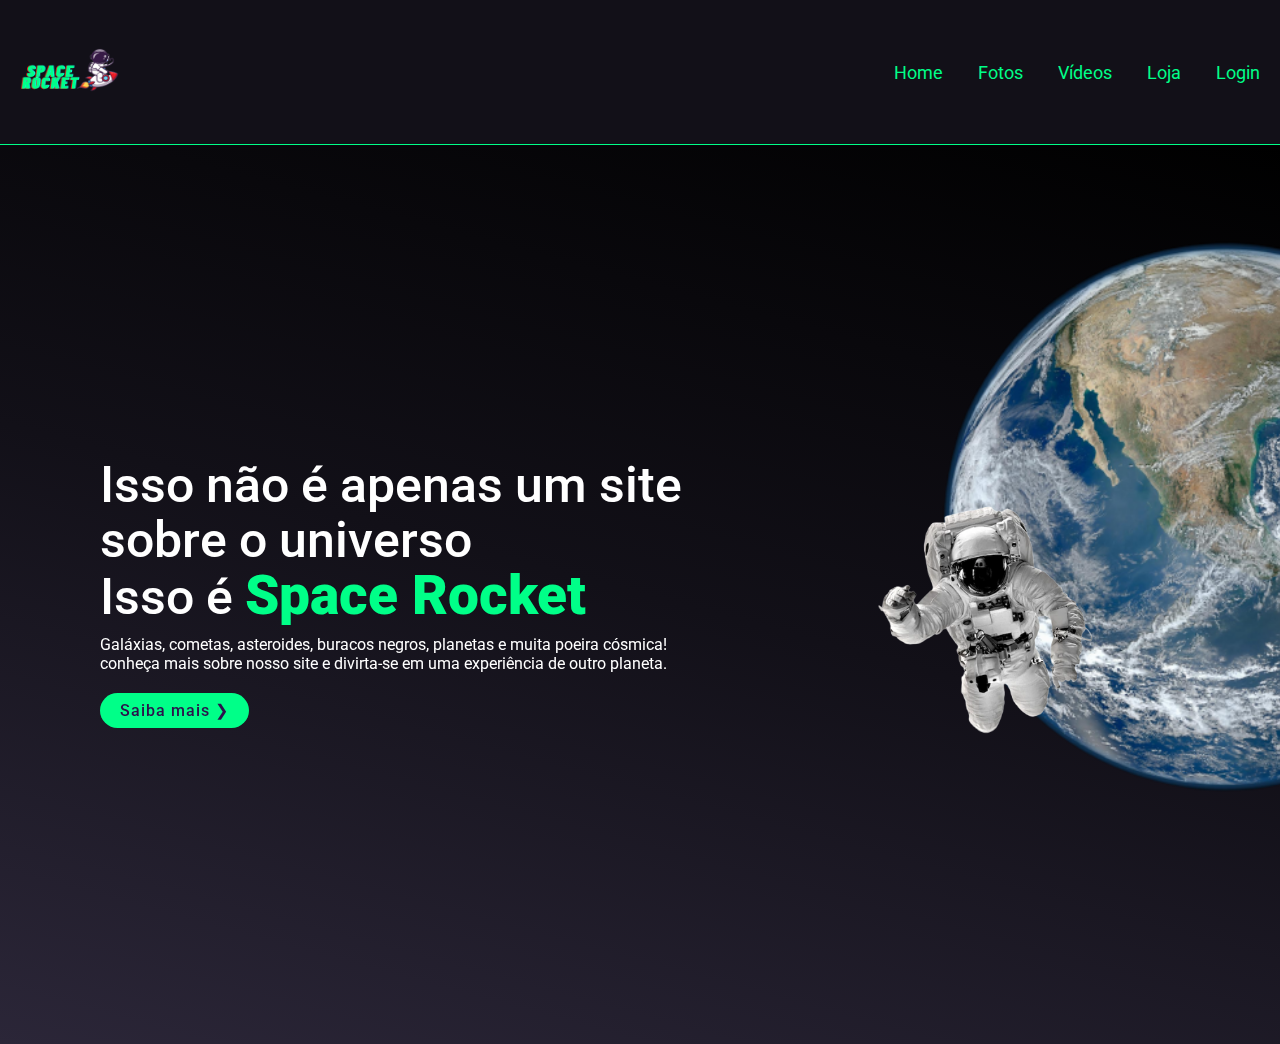
<file: index.html>
<!DOCTYPE html>
<html lang="pt-br">
<head>
    <meta charset="UTF-8">
    <meta http-equiv="X-UA-Compatible" content="IE=edge">
    <meta name="viewport" content="width=device-width, initial-scale=1.0">
    <link rel="stylesheet" href="css/style.css">
    <link rel="shortcut icon" href="imagens/logo.png" type="image/x-icon">
    <title>Projeto Space</title>
</head>
<body>

   
    <div class="circulo"></div>
    <header class="cabecalho">

        <a href="index.html" ><img src="imagens/spacerocketlogo.png" alt="astronautalogo" class="cabecalho-logo">
        
        <nav class="cabecalho-menu-nav">
            <a class="cabecalho-menu" href="internas/home.html">Home</a>
            <a class="cabecalho-menu" href="internas/fotos.html">Fotos</a>
            <a class="cabecalho-menu" href="internas/videos.html">Vídeos</a>
            <a class="cabecalho-menu" href="internas/loja.html">Loja</a>
            <a class="cabecalho-menu" href="internas/login.html">Login</a>
        </nav>

    </header>
    <section>
        <div class="terra">
            <img src="imagens/Terra.png" alt="terra" class="terra">
        </div>
    <main class="conteudo">
        <div class="content">
            <div class="textbox">
                <h2>Isso não é apenas um site sobre o universo<br>Isso é <span>Space Rocket</span></h2>
                <p>Galáxias, cometas, asteroides, buracos negros, planetas e muita poeira cósmica!<br> 
                conheça mais sobre nosso site e divirta-se em uma experiência de outro planeta.
                </p>
                <a href="internas/home.html">Saiba mais</a>
            </div>

            <div class="imgbox">
                    <img src="imagens/astronautacapa-removebg-preview.png" alt="astronauta" class="astronauta">
            </div>
            
        </div>
    </main>
    </section>
        
   
    </div>

 
       
</body>
</html>
</file>
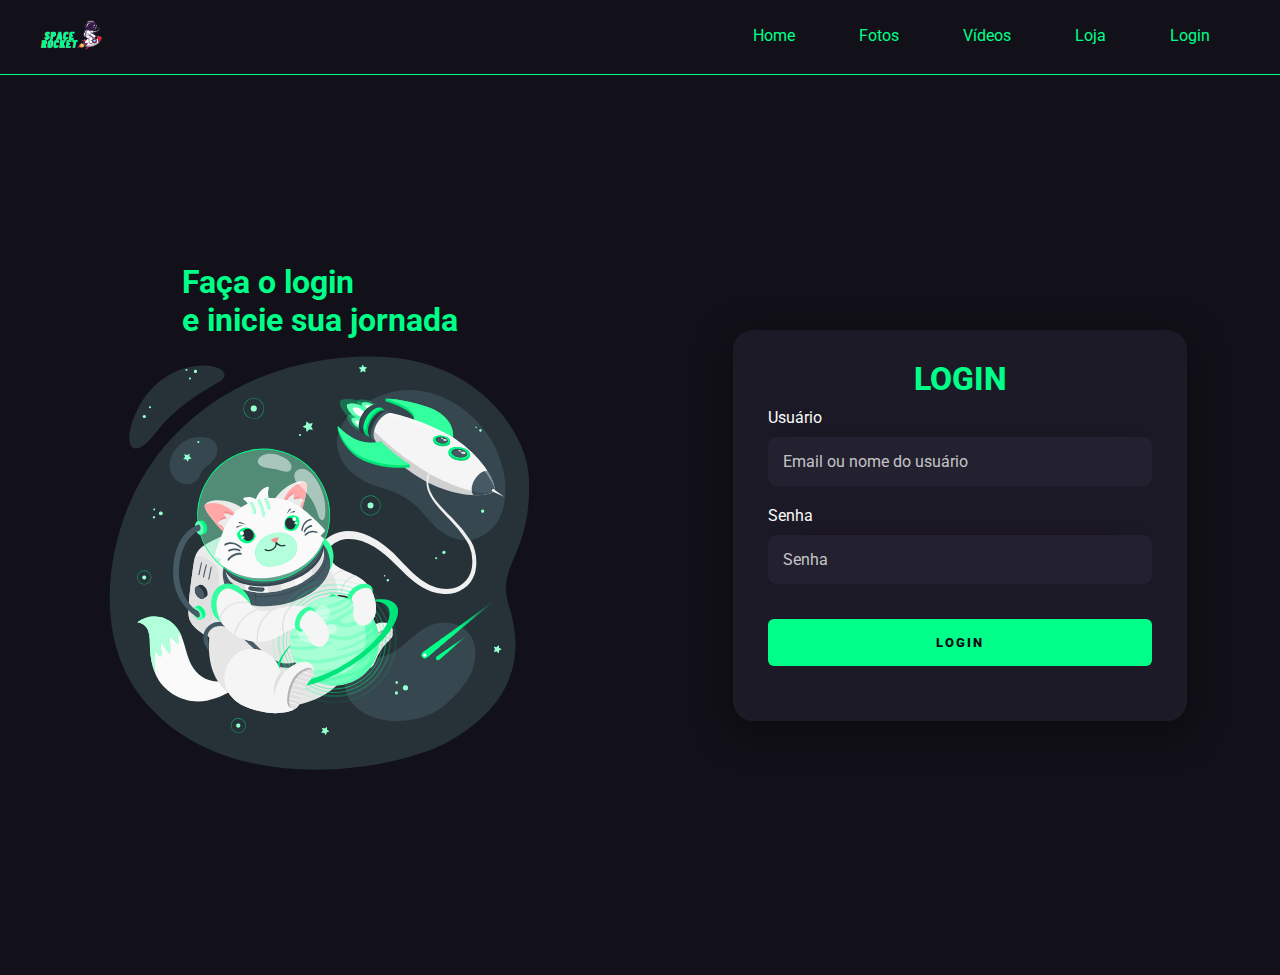
<file: internas/login.html>
<!DOCTYPE html>
<html lang="pt-br">
<head>
    <meta charset="UTF-8">
    <meta http-equiv="X-UA-Compatible" content="IE=edge">
    <meta name="viewport" content="width=device-width, initial-scale=1.0">
    <link rel="stylesheet" href="../css/stylelogin.css">
    <link rel="shortcut icon" href="../imagens/logo.png" type="image/x-icon">

    <title>Login</title>
</head>
<body>
    
   <!-- <div class="voltar"> -->
        <!-- <a href="../index.html">Voltar</a> -->
   <!-- </div> -->

   <header id="cabecalho">
    <div class="container">
       <a href="../index.html"><img src="../imagens/spacerocketlogo.png" id="logo"></a> 
        <nav>
            <ul>
                <li><a href="home.html">Home</a></li>
                <li><a href="fotos.html">Fotos</a></li>
                <li><a href="videos.html">Vídeos</a></li>
                <li><a href="loja.html">Loja</a></li>
                <li><a href="login.html">Login</a></li>
            </ul>
        </nav>
    </div>

    </header>

    <div class="main-login">
        <div class="esquerda">
            <h1>Faça o login<br> e inicie sua jornada</h1>
            <img src="../svg/gatoastronauta.svg" alt="imagem-login" class="img-login">
        </div>
        <div class="direita">
            <div class="card-login">
                <h1>LOGIN</h1>
                <div class="juntar">
                    <label for="usuario">Usuário</label>
                    <input type="text" name="usuario" placeholder="Email ou nome do usuário">
                </div>
                <div class="juntar">
                    <label for="senha">Senha</label>
                    <input type="password" name="senha" placeholder="Senha">
                </div>
                <button class="botao-login">LOGIN</button>
            </div>
        </div>
    </div>
</body>
</html>
</file>
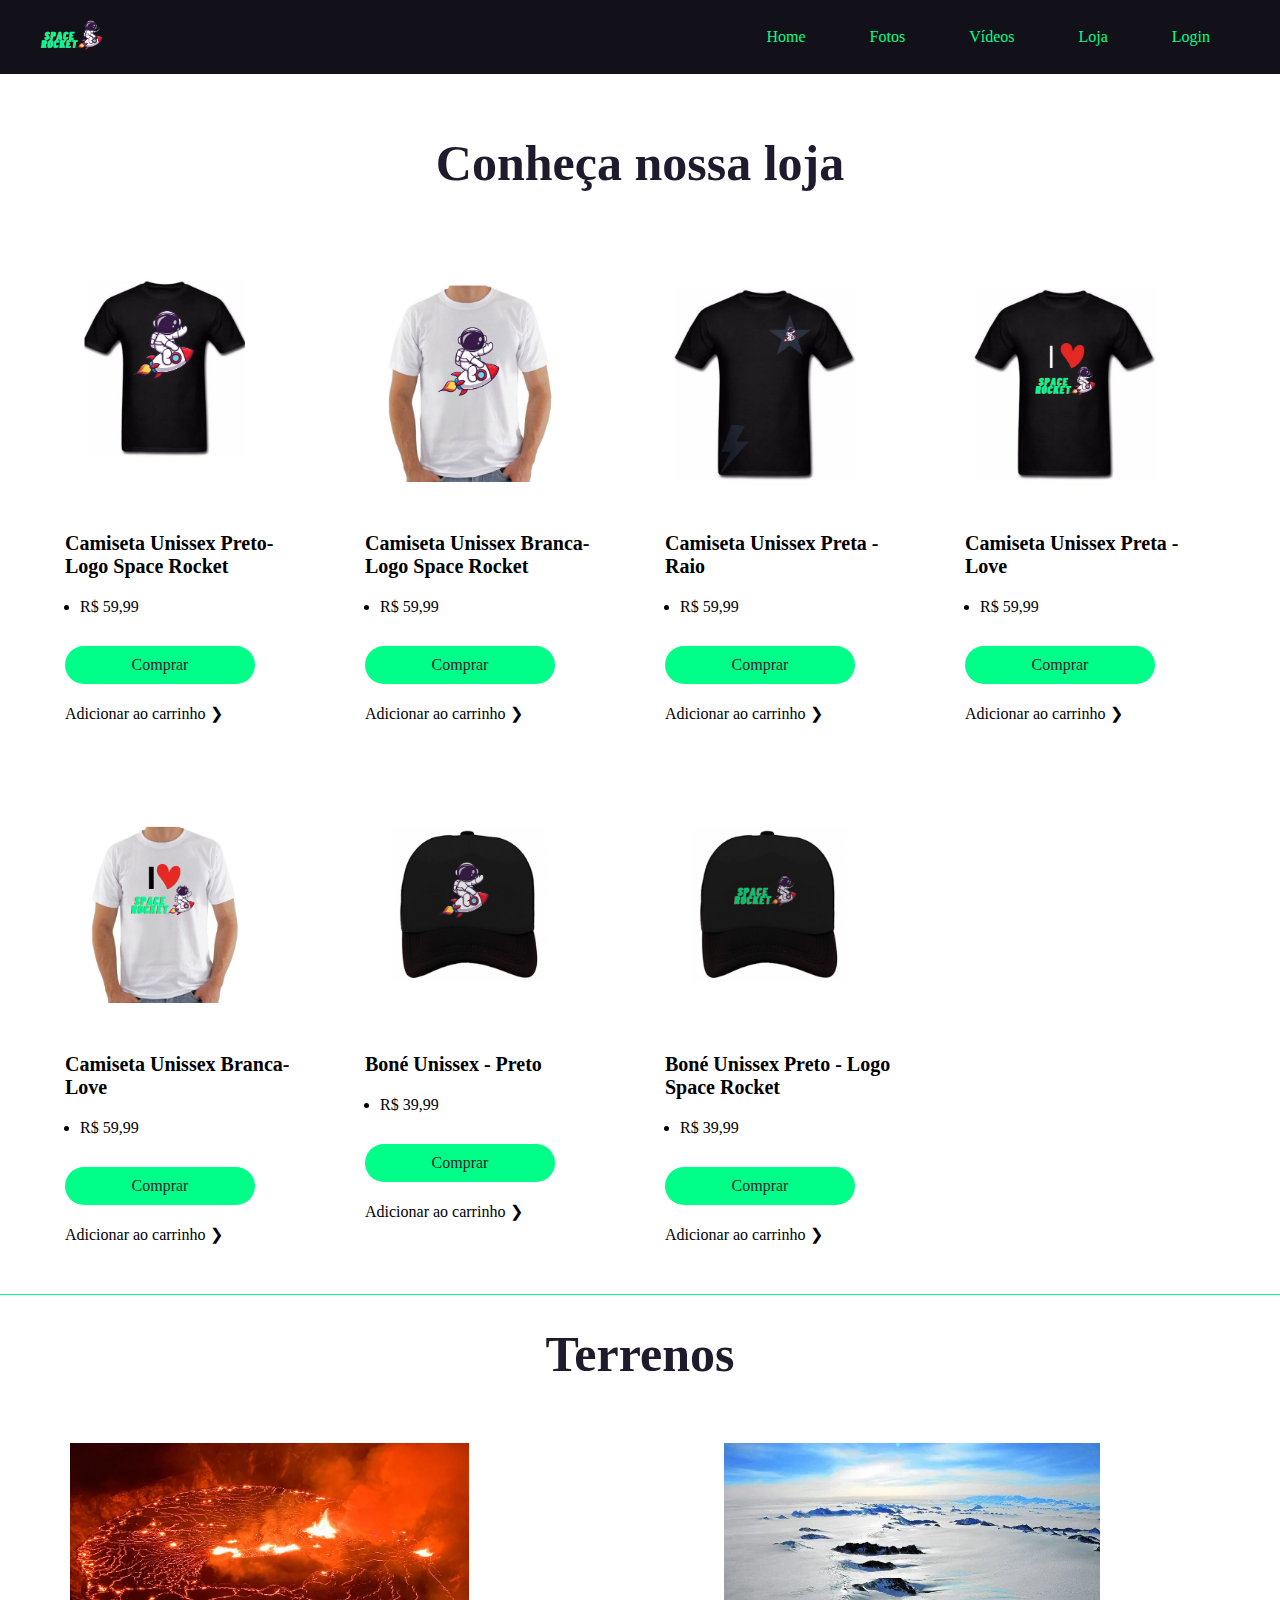
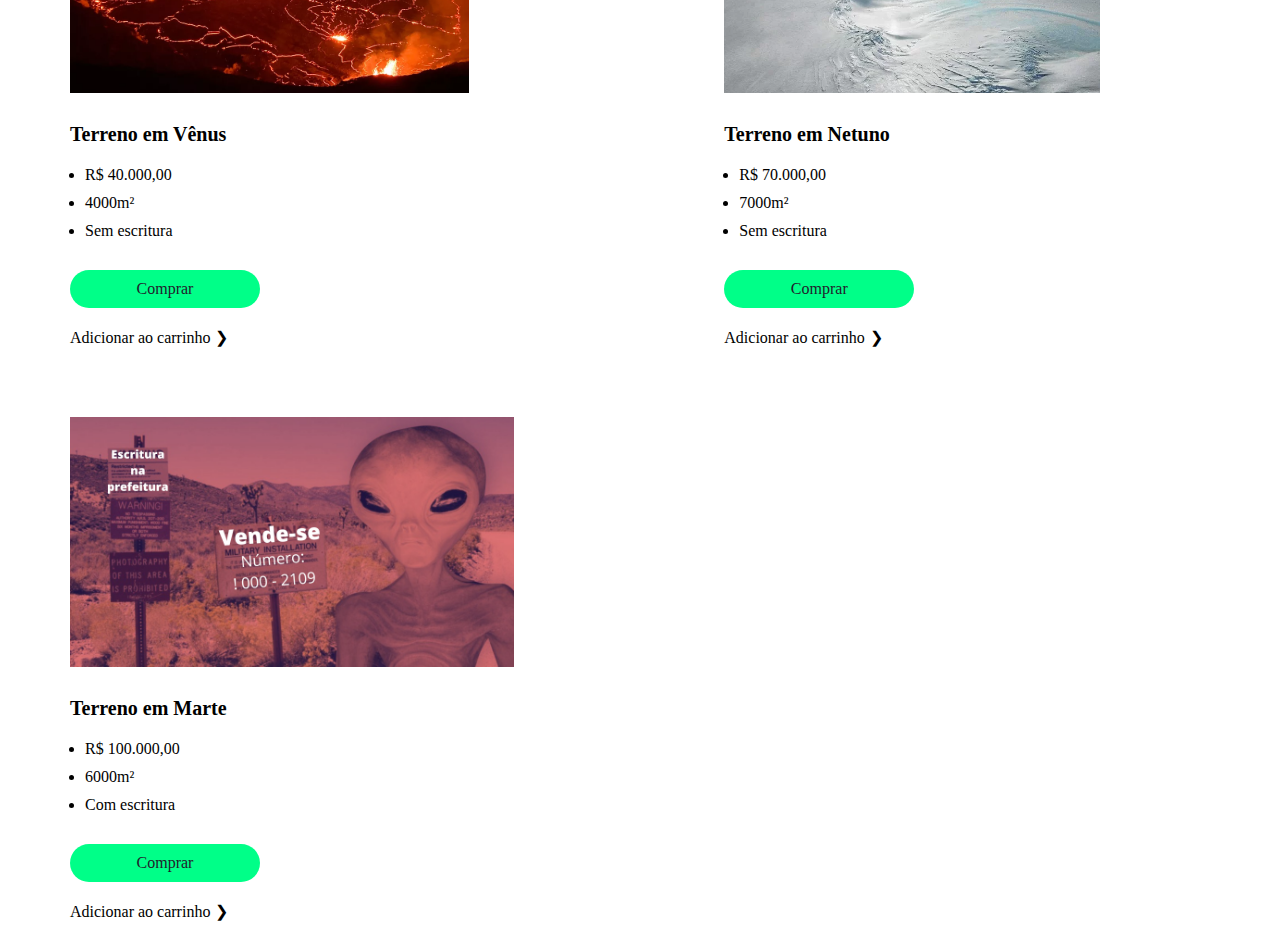
<file: internas/loja.html>
<!DOCTYPE html>
<html lang="pt-br">
<head>
    <meta charset="UTF-8">
    <meta http-equiv="X-UA-Compatible" content="IE=edge">
    <meta name="viewport" content="width=device-width, initial-scale=1.0">
    <link rel="stylesheet" href="../css/loja.css">
    <link rel="shortcut icon" href="../imagens/logo.png" type="image/x-icon">

    <title>Loja</title>
</head>
<body>
    
    <header id="cabecalho">
        <div class="container">
           <a href="../index.html"><img src="../imagens/spacerocketlogo.png" id="logo"></a> 
            <nav>
                <ul>
                    <li><a href="home.html">Home</a></li>
                    <li><a href="fotos.html">Fotos</a></li>
                    <li><a href="videos.html">Vídeos</a></li>
                    <li><a href="loja.html">Loja</a></li>
                    <li><a href="login.html">Login</a></li>
                </ul>
            </nav>
        </div>
    </header>

    <section id="versoes">
        <div class="container">
            <h2 class="titulo-secao">Conheça nossa loja</h2>
            <div id="modelos">
                <div class="itens">
                    <a href="../imagens/loja/camisa-preta-logo.png"><img src="../imagens/loja/camisa-preta-logo.png"></a>
                    <h3>Camiseta Unissex Preto- Logo Space Rocket</h3>
                        <ul>
                            <li>R$ 59,99</li>
                        </ul>
                    <a href="" class="but-comprar">Comprar</a>
                    <a href="" class="but-saiba-mais">Adicionar ao carrinho</a>
                </div>
                <div class="itens">
                    <a href="../imagens/loja/camisa-branca-logo.png"><img src="../imagens/loja/camisa-branca-logo.png"></a>
                    <h3>Camiseta Unissex Branca- Logo Space Rocket</h3>
                        <ul>
                            <li>R$ 59,99</li>
                        </ul>
                    <a href="" class="but-comprar">Comprar</a>
                    <a href="" class="but-saiba-mais">Adicionar ao carrinho</a>
                </div>
                <div class="itens">
                    <a href="../imagens/loja/camisa-preta-raio.png"><img src="../imagens/loja/camisa-preta-raio.png"></a>
                    <h3>Camiseta Unissex Preta - Raio</h3>
                        <ul>
                             <li>R$ 59,99</li>
                        </ul>
                    <a href="" class="but-comprar">Comprar</a>
                    <a href="" class="but-saiba-mais">Adicionar ao carrinho</a>
                </div>
                <div class="itens">
                    <a href="../imagens/loja/camisa-preta-love.png"><img src="../imagens/loja/camisa-preta-love.png"></a>
                    <h3>Camiseta Unissex Preta - Love</h3>
                        <ul>
                            <li>R$ 59,99</li>
                        </ul>
                    <a href="" class="but-comprar">Comprar</a>
                    <a href="" class="but-saiba-mais">Adicionar ao carrinho</a>
                </div>
                <div class="itens">
                    <a href="../imagens/loja/camisa-branca-love.png"><img src="../imagens/loja/camisa-branca-love.png"></a>
                    <h3>Camiseta Unissex Branca- Love</h3>
                        <ul>
                            <li>R$ 59,99</li>
                        </ul>
                    <a href="" class="but-comprar">Comprar</a>
                    <a href="" class="but-saiba-mais">Adicionar ao carrinho</a>
                </div>
                <div class="itens">
                    <a href="../imagens/loja/bone-preto-logo.png"> <img src="../imagens/loja/bone-preto-logo.png"></a>
                    <h3>Boné Unissex - Preto</h3>
                        <ul>
                            <li>R$ 39,99</li>
                        </ul>
                    <a href="" class="but-comprar">Comprar</a>
                    <a href="" class="but-saiba-mais">Adicionar ao carrinho</a>
                </div>
                <div class="itens">
                    <a href="../imagens/loja/bone-preto-logo2.png"><img src="../imagens/loja/bone-preto-logo2.png"></a>
                    <h3>Boné Unissex Preto - Logo Space Rocket</h3>
                        <ul>
                            <li>R$ 39,99</li>
                        </ul>
                    <a href="" class="but-comprar">Comprar</a>
                    <a href="" class="but-saiba-mais">Adicionar ao carrinho</a>
                </div>
            </div>
        </div>
    </section>
    <section id="lista">
        <div class="container">
            <h2 class="titulo-secao"> Terrenos </h2>
            <div id="terrenos">
                <div>
                    <img src="../imagens/loja/terreno-venus.png">
                    <h3>Terreno em Vênus</h3>
                        <ul>
                            <li>R$ 40.000,00</li>
                            <li>4000m²</li>
                            <li>Sem escritura</li>
                        </ul>
                    <a href="" class="but-comprar">Comprar</a>
                    <a href="" class="but-saiba-mais">Adicionar ao carrinho</a>
                </div>
                <div>
                <img src="../imagens/loja/terreno-netuno.png">
                    <h3>Terreno em Netuno</h3>
                        <ul>
                            <li>R$ 70.000,00</li>
                            <li>7000m²</li>
                            <li>Sem escritura</li>
                        </ul>
                    <a href="" class="but-comprar">Comprar</a>
                    <a href="" class="but-saiba-mais">Adicionar ao carrinho</a>
                </div>
                <div>
                <img src="../imagens/loja/terreno-marte.png">
                    <h3>Terreno em Marte</h3>
                        <ul>
                            <li>R$ 100.000,00</li>
                            <li>6000m²</li>
                            <li>Com escritura</li>
                        </ul>
                    <a href="" class="but-comprar">Comprar</a>
                    <a href="" class="but-saiba-mais">Adicionar ao carrinho</a>
                </div>
            </div>
        </div>
    </section>




</body>
</html>
</file>
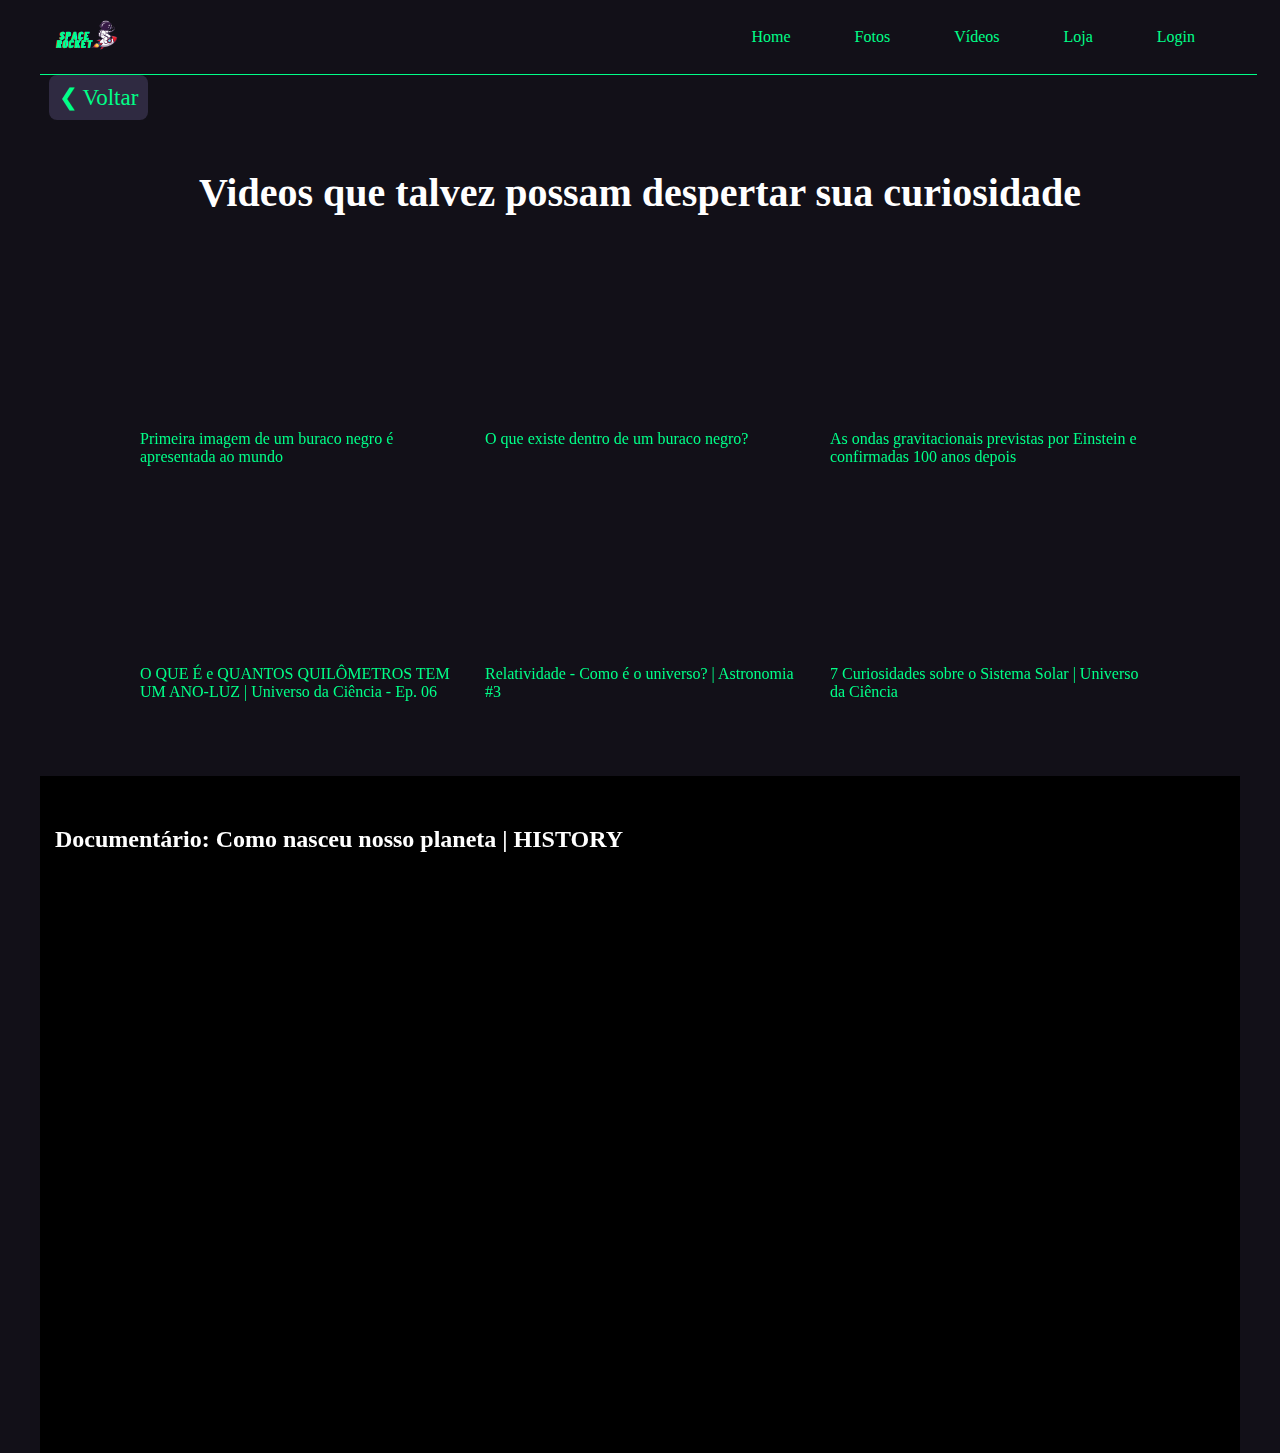
<file: internas/videos.html>
<!DOCTYPE html>
<html lang="pt-br">
<head>
    <meta charset="UTF-8">
    <meta http-equiv="X-UA-Compatible" content="IE=edge">
    <meta name="viewport" content="width=device-width, initial-scale=1.0">
    <link rel="stylesheet" href="../css/videos.css">
    <link rel="shortcut icon" href="../imagens/logo.png" type="image/x-icon">
    
    <title>Videos</title>
</head>
<body>
    
    <header id="cabecalho">
        <div class="container">
           <a href="../index.html"><img src="../imagens/spacerocketlogo.png" id="logo"></a> 
            <nav>
                <ul>
                    <li><a href="home.html">Home</a></li>
                    <li><a href="fotos.html">Fotos</a></li>
                    <li><a href="videos.html">Vídeos</a></li>
                    <li><a href="loja.html">Loja</a></li>
                    <li><a href="login.html">Login</a></li>
                </ul>
            </nav>
        </div>
    </header>
    <div class="voltar">
        <a href="home.html">Voltar</a>
    </div>
        <section id="videos">
            <div class="container">
                <h2 class="titulo-secao">Videos que talvez possam despertar sua curiosidade</h2>
                <div id="videos-lista">
                   <a href="https://www.youtube.com/embed/E_EB0kNpDBY" target="_blank"><iframe src="https://www.youtube.com/embed/E_EB0kNpDBY" title="YouTube video player" frameborder="0" allow="accelerometer; autoplay; clipboard-write; encrypted-media; gyroscope; picture-in-picture" allowfullscreen></iframe>Primeira imagem de um buraco negro é apresentada ao mundo</a>
                   <a href="https://www.youtube.com/embed/1A76blKxcrA" target="_blank"><iframe src="https://www.youtube.com/embed/1A76blKxcrA" title="YouTube video player" frameborder="0" allow="accelerometer; autoplay; clipboard-write; encrypted-media; gyroscope; picture-in-picture" allowfullscreen></iframe>O que existe dentro de um buraco negro?</a>
                   <a href="https://www.youtube.com/embed/7PngA17bCQU" target="_blank"><iframe src="https://www.youtube.com/embed/7PngA17bCQU" title="YouTube video player" frameborder="0" allow="accelerometer; autoplay; clipboard-write; encrypted-media; gyroscope; picture-in-picture" allowfullscreen></iframe>As ondas gravitacionais previstas por Einstein e confirmadas 100 anos depois</a>
                   <a href="https://www.youtube.com/embed/r4BZmgi-ARM" target="_blank"><iframe src="https://www.youtube.com/embed/r4BZmgi-ARM" title="YouTube video player" frameborder="0" allow="accelerometer; autoplay; clipboard-write; encrypted-media; gyroscope; picture-in-picture" allowfullscreen></iframe>O QUE É e QUANTOS QUILÔMETROS TEM UM ANO-LUZ | Universo da Ciência - Ep. 06</a>
                   <a href="https://www.youtube.com/embed/p-FQQvw0Bwc" target="_blank"><iframe src="https://www.youtube.com/embed/p-FQQvw0Bwc" title="YouTube video player" frameborder="0" allow="accelerometer; autoplay; clipboard-write; encrypted-media; gyroscope; picture-in-picture" allowfullscreen></iframe>Relatividade - Como é o universo? | Astronomia #3</a>
                   <a href="https://www.youtube.com/embed/ymQaKBE0S5I" target="_blank"><iframe src="https://www.youtube.com/embed/ymQaKBE0S5I" title="YouTube video player" frameborder="0" allow="accelerometer; autoplay; clipboard-write; encrypted-media; gyroscope; picture-in-picture" allowfullscreen></iframe> 7 Curiosidades sobre o Sistema Solar | Universo da Ciência</a>
                </div>
            </div>
        </section>

        <section class="documentario">
            <div class="container">
                <h2>Documentário: Como nasceu nosso planeta | HISTORY</h2>
                <iframe class="documentario"src="https://www.youtube.com/embed/dhxJGveZYn0" title="Como surgiu nosso planeta" frameborder="0" allow="accelerometer; autoplay; clipboard-write; encrypted-media; gyroscope; picture-in-picture" allowfullscreen></iframe>
            </div>
        </section>

</body>
</html>
</file>
<file: css/style.css>
@import url('https://fonts.googleapis.com/css2?family=Roboto:wght@100;300;400;500;700;900&display=swap');

*{
    margin: 0;
    padding: 0;
    font-family: 'Roboto', sans-serif;
    box-sizing: border-box;
    overflow-y: hidden;
}


.cabecalho{
    display: flex;
    flex-direction: row;
    align-items: center;
    justify-content: space-between;
    padding: 20px;
    background-color: #121018;
}

.cabecalho-logo {
    height: 100px;
    width: 110px;
}

.cabecalho-menu-nav{
    display: flex;
    gap: 35px;
}

.cabecalho-menu{
    text-decoration: none;
    font-family: 'Roboto', sans-serif;
    font-weight: 400;
    font-size: 18px;
    color: #0f8;
    transition: all 0.3s linear;
}

.cabecalho-menu:hover{
    background-color: #ffffff00;
    color: #0f8;
    box-shadow: 0px 10px 40px #0f8052;
}


section{
    position:relative;
    width: 100%;
    min-height: 100vh;
    padding: 100px;
    display: flex;
    justify-content: space-between;
    align-items: center;
    background-image: linear-gradient(15deg, #2b2638 0, #121018 50%, #000000 100%);
    border-top: 0.4px solid #0f8;

}

header{
    top: 0;
    left: 0;
    max-width: 100%;
    padding: 20px 100px ;
    display: flex;
    justify-content: space-between;
    align-items: center;
}


.content{
    position: relative;
    width: 100%;
    display: flex;
    justify-content: space-between;
    align-items: center;
}

.content .textbox{
    position: relative;
    max-width: 600px;
}

.content .textbox h2{
    color: #FFF;
    font-size: 50px;
    line-height: 55px;
    font-weight: 500;
}

.content .textbox h2 span{
    color: #0f8;
    font-size: 55px;
    font-weight: 900;
}

.content .textbox p{
    margin-top: 10px;
    color: #FFF;
}

.content .textbox a{
    display: inline-block;
    margin-top: 20px;
    padding: 8px 20px;
    background-color: #0f8;;
    color: #2b134b;
    border-radius: 40px;
    font-weight: 500;
    letter-spacing: 1px;
    text-decoration: none;
    text-align: center;
}

.content .textbox a::after{
    content: "\276f";
    margin-left: 5px;
}

.content .textbox a:hover{
    box-shadow: 0px 10px 40px -12px #0f8052;
}

.content .imgbox{
    width: 600px;
    display: flex;
    justify-content: flex-end;
    padding-right: 50px;
    margin-top: 50px;
}

.content .imgbox img{
    max-width: 640px;
}

/*.circulo{ 
    position: absolute;
    top: 0;
    left: 0;
    width: 100%;
    height: 100%;
    background-color: rgba(27, 55, 148, 0.055);
    clip-path: circle(600px at right 700px);
}*/

.terra img{
    position: fixed;
    top: 200px;
    left: 900px;
    width: 650px;
    height: 650px;
    clip-path: circle(80% at left);
}
</file>
<file: css/stylelogin.css>
@import url('https://fonts.googleapis.com/css2?family=Roboto:wght@100;300;400;500;700;900&display=swap');


*{
    margin: 0;
    padding: 0;
    font-family: 'Roboto', sans-serif;
    overflow-x: hidden;
}

:root{
    --color1: #0f8;
    --color2: #201b2c;
    --color3: #77ffc0;
    --color4:#0f8052;
    --color5:#121018;
}

.container{
    max-width: 1200px;
    margin: 0 auto;
    padding: 0 15px;
}

#cabecalho{
    background-color: #121018;
    position: sticky;
    top: 0;
    z-index: 2;
    border-bottom: 0.4px solid #0f8;
}

#cabecalho .container{
    display: flex;
    justify-content: space-between;
    align-items: center;
}

#cabecalho #logo{
    width: 70px;
}

#cabecalho nav li{
    display: inline-block;
}

#cabecalho nav li a{
    text-decoration: none;
    color:#0f8;
    display: block;
    padding: 15px 30px;
    transition: all 0.3s linear;
}

#cabecalho nav li a:hover{
    border-radius: 50px;
    background-color: #2f2a41;
}

/*.voltar {
    display: block;
    background: var(--color5);
    padding: 8.5px;
    width: 100%;
}

.voltar a{
    background: #2f2a41 ;
    text-decoration: none;
    color: var(--color1);
    font-size: 23px;
    cursor: pointer;
    border: none;
    border-radius: 8px;
    padding: 10px;
    box-sizing: border-box;
}

.voltar a::before{
    content: "\276E";
    margin-right: 5px;
}

.voltar a:hover{
    box-shadow: 0px 0px 40px var(--color4);
}*/

/*header{
    position: absolute;
    top: 0;
    left: 0;
    width: 100%;
    padding: 20px 100px;
    display: flex;
    justify-content: space-between;
    align-items: center;
}

header .logo {
    position: relative;
    max-width: 100px;

}

header .nav{
    position: sticky;
    display: flex;
}

header .nav a{
    display: inline-block;
    color: var(--color1);
    font-weight: 400;
    margin-left: 40px;
    text-decoration: none;
}*/

.main-login{
    width: 100vw;
    height: 100vh;
    background: var(--color5);
    display: flex;
    justify-content: center;
    align-items: center;
}

.esquerda{
    width: 50vw;
    height: 100vh;
    display: flex;
    justify-content: center;
    align-items: center;
    flex-direction: column;
}

.esquerda h1{
    color: var(--color1);
}

.direita{
    width: 50vw;
    height: 100vh;
    display: flex;
    justify-content: center;
    align-items: center;
}

.card-login{
    width: 60%;
    display: flex;
    justify-content: center;
    align-items: center;
    flex-direction: column;
    padding: 30px 35px;
    background: #1d1a27;
    border-radius: 20px;
    box-shadow: 0px 10px 40px #00000056;
}

.card-login h1{
    color: #0f8;
    font-weight: 800;
    margin: 0;
}

.juntar{
    width: 100%;
    margin: 10px 0px;
    display: flex;
    flex-direction: column;
    align-items: flex-start;
    justify-content: center;
}

.juntar input{
    width: 100%;
    border: none;
    border-radius: 8px;
    padding: 15px;
    background: #232030;
    color: #FFF;
    font-size: 12pt;
    box-shadow: 0px 10px 40px #00000056;
    outline: none;
    box-sizing: border-box;
}

.juntar label{
    color: #fff;
    margin-bottom: 10px;
}

.juntar input::placeholder{
    color: rgba(224, 224, 224, 0.863);
}

.botao-login{
    width: 100%;
    padding: 16px 0px;
    margin: 25px;
    border: none;
    border-radius: 6px;
    outline: none;
    font-weight: 900;
    letter-spacing: 2px;
    color: #121018;
    background:#0f8;
    cursor: pointer;
}

.botao-login:hover{
    box-shadow: 0px 10px 40px -12px var(--color4);
}


.img-login{
    width: 35vw;
}
</file>
<file: css/loja.css>
*{
    margin: 0;
    padding: 0;

}

:root{
    --color1: #0f8;
    --color2: #201b2c;
    --color3: #77ffc0;
    --color4:#0f8052;
    --color5:#121018;
}

.container{
    max-width: 1200px;
    margin: 0 auto;
    padding: 0 15px;
}

#cabecalho{
    background-color: #121018;
    position: sticky;
    top: 0;
    z-index: 2;
}

#cabecalho .container{
    display: flex;
    justify-content: space-between;
    align-items: center;
}

#cabecalho #logo{
    width: 70px;
}

#cabecalho nav li{
    display: inline-block;
}

#cabecalho nav li a{
    text-decoration: none;
    color:#0f8;
    display: block;
    padding: 15px 30px;
    transition: all 0.3s linear;
}

#cabecalho nav li a:hover{
    background-color: #2f2a41;
    box-shadow: 0px 0px 40px #0f8052;
    border-radius: 50px;
}

#versoes{
    padding: 50px;
}

#versoes #modelos{
    display: grid;
    grid-template-columns: repeat(4, auto);
    grid-gap: 50px;
}

#versoes #modelos img{
    display: block;
    max-width: 100%;
    max-height: 250px;
    margin-bottom: 30px;
}

.titulo-secao{
    display: flex;
    flex-direction: row;
    align-content: center;
    font-size: 50px;
    justify-content: center;
    font-weight: 700;
    color: #201b2c;
    padding:10px 10px 60px 10px;
}

#versoes #modelos h3{
    font-size: 20px;
    margin-bottom: 20px;
}

#versoes #modelos ul{
    padding-left: 15px;
    margin-bottom: 30px;
}

#versoes #modelos ul li{
    margin-bottom: 10px;
}

#versoes #modelos .but-comprar{
    display: block;
    max-width: 150px;
    background-color: var(--color1);
    padding: 10px 20px;
    border-radius: 50px;
    color: var(--color2);
    text-decoration: none;
    text-align: center;
    transition: all 0.3s linear;
    margin-bottom: 20px;
}

#versoes #modelos .but-comprar:hover{
    box-shadow: 0px 0px 40px #0f8052;
}

#versoes #modelos .but-saiba-mais{
    color: var(--color-1);
    text-decoration: none;
}

#versoes #modelos .but-saiba-mais:hover{
    text-decoration: underline;
}

#versoes #modelos .but-saiba-mais::after{
    content: "\276f";
    margin-left: 5px;
}

.itens img:hover{
    transform: scale(1.2);
}

#lista{
    padding: 20px 0;
    border-top: 0.5px outset #0f8;
}

#lista #terrenos{
    display: grid;
    grid-template-columns: repeat(2,auto);
    grid-gap: 70px;
    padding-left: 30px;
}

#lista #terrenos img{
    display: block;
    max-width: 100%;
    max-height: 250px;
    margin-bottom: 30px;
}

#lista #terrenos h3{
    font-size: 20px;
    margin-bottom: 20px;
}

#lista #terrenos ul{
    padding-left: 15px;
    margin-bottom: 30px;
}

#lista #terrenos ul li{
    margin-bottom: 10px;
}

#lista #terrenos .but-comprar{
    display: block;
    max-width: 150px;
    background-color: var(--color1);
    padding: 10px 20px;
    border-radius: 50px;
    color: var(--color2);
    text-decoration: none;
    text-align: center;
    transition: all 0.3s linear;
    margin-bottom: 20px;
}

#lista #terrenos .but-comprar:hover{
    box-shadow: 0px 0px 40px #0f8052;
}

#lista #terrenos .but-saiba-mais{
    color: var(--color-1);
    text-decoration: none;
}

#lista #terrenos .but-saiba-mais:hover{
    text-decoration: underline;
}

#lista #terrenos .but-saiba-mais::after{
    content: "\276f";
    margin-left: 5px;
}
</file>
<file: css/videos.css>
*{
    padding: 0;
    margin: 0;
}

.container{
    max-width: 1200px;
    margin: 0 auto;
    padding: 0 15px;
}

#cabecalho{
    position: relative;
    top: 0;
    z-index: 2;
}

#cabecalho .container{
    display: flex;
    justify-content: space-between;
    align-items: center;
}

#cabecalho #logo{
    width: 70px;
}

#cabecalho nav li{
    display: inline-block;
}

#cabecalho nav li a{
    text-decoration: none;
    color:#0f8;
    display: block;
    padding: 15px 30px;
    transition: all 0.3s linear;
}

#cabecalho nav li a:hover{
    border-radius: 50px;
    background:#2f2a41;
    box-shadow: 0px 0px 40px #0f8052;
}

body{
    max-width: 1200px;
    margin: 0 auto;
    padding: 0 15px;
    color: #fff;
    background: #121018;
}

.voltar {
    display: block;
    background: #121018;
    padding: 8.5px;
    width: 100%;
    border-top: 0.4px solid #0f8;
}

.voltar a{
    background: #2f2a41 ;
    text-decoration: none;
    color: #0f8;
    font-size: 23px;
    cursor: pointer;
    border: none;
    border-radius: 8px;
    padding: 10px;
    box-sizing: border-box;
    bottom: 3px;
}

.voltar a::before{
    content: "\276E";
    margin-right: 5px;
}

.voltar a:hover{
    box-shadow: 0px 0px 40px #0f8052;
}

.titulo-secao{
    font-size: 40px;
    margin-bottom: 50px;
    text-align: center;
}

#videos{
    background-color: #121018;
    padding: 50px 0;
}

#videos #videos-lista{
    padding:0 85px 85px 85px;
    padding-bottom: 25px;
    display: grid;
    grid-template-columns: repeat(3,auto);
    gap: 35px;
}

#videos-lista a{
    margin-top: 10px;
    justify-content: center;
    text-decoration: none;
    color: #0f8;
}

.documentario{
    background-color: black;
    color: #fff;
    padding: 50px 0;
}
.documentario iframe{
    display: block;
    max-width: 800px;
    width: 100%;
    aspect-ratio: 16/9; /*proporção do video*/
    margin: 0 auto;
}
</file>
